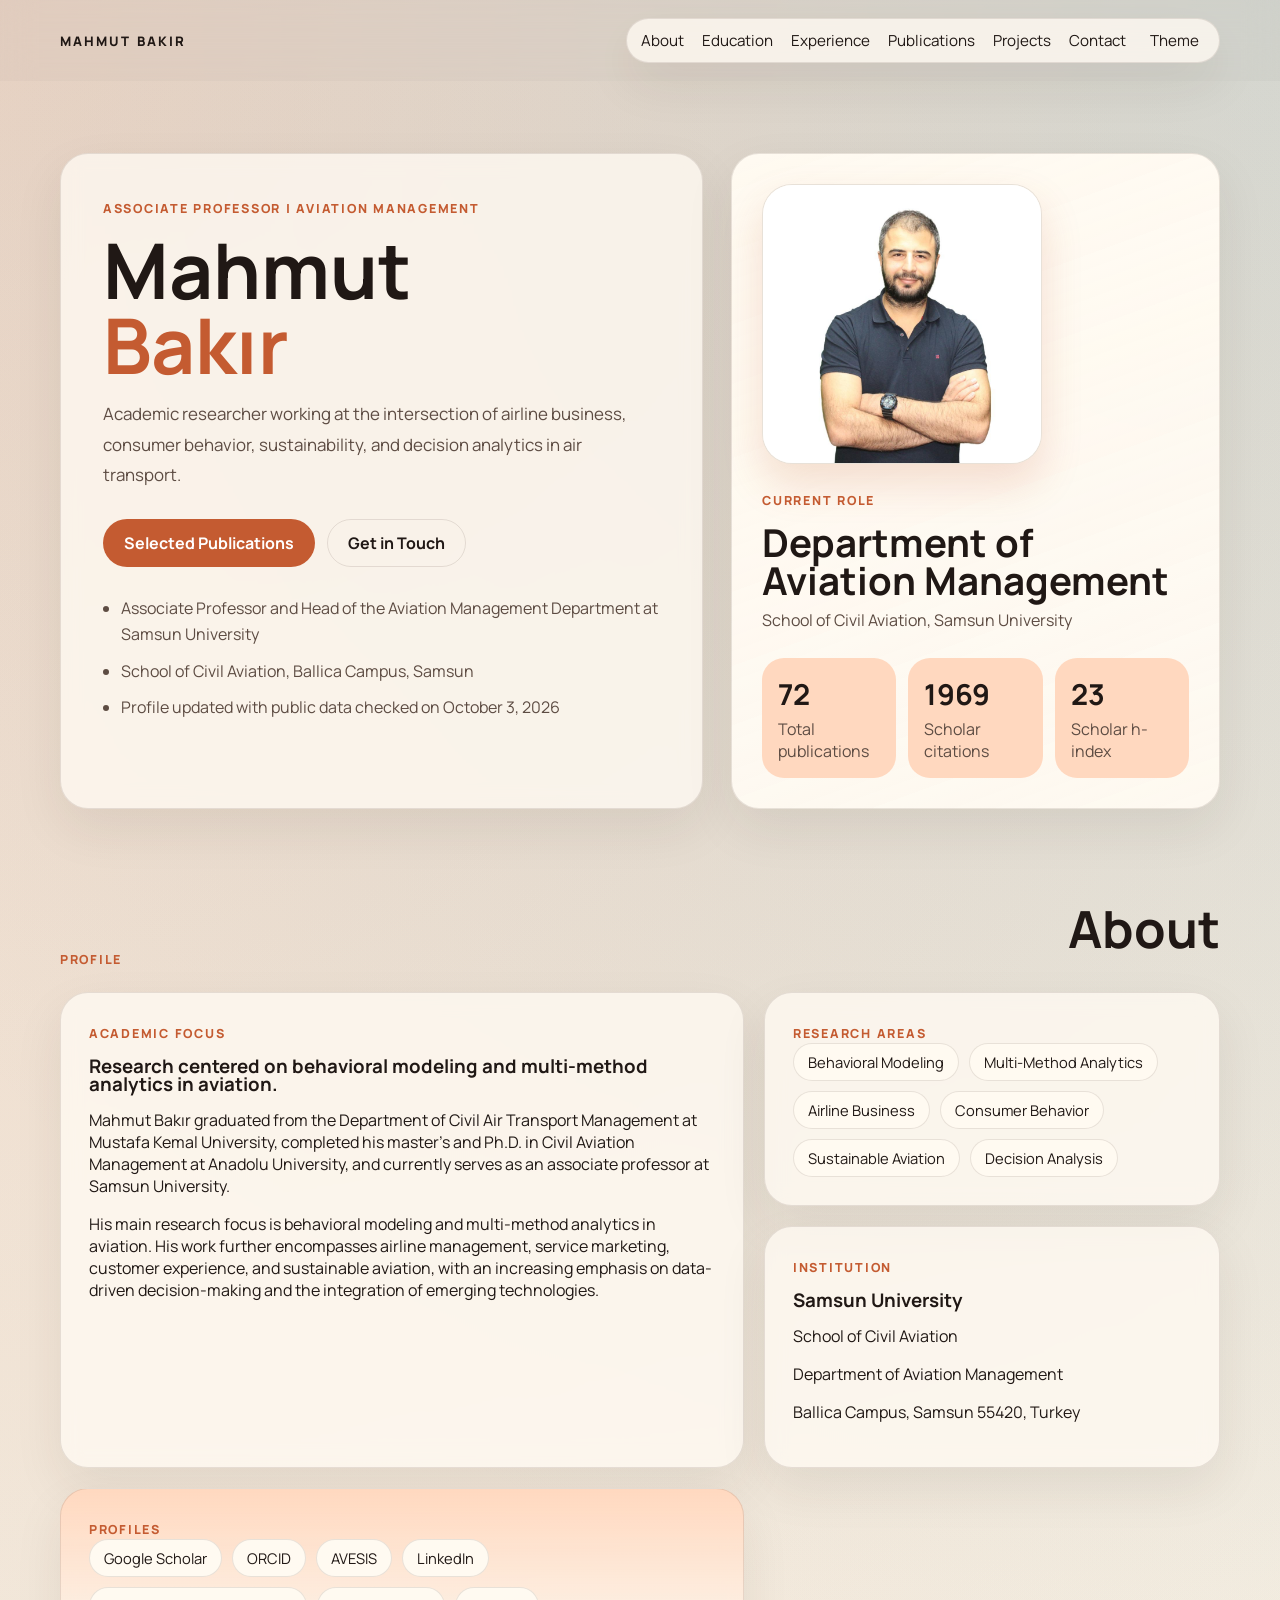
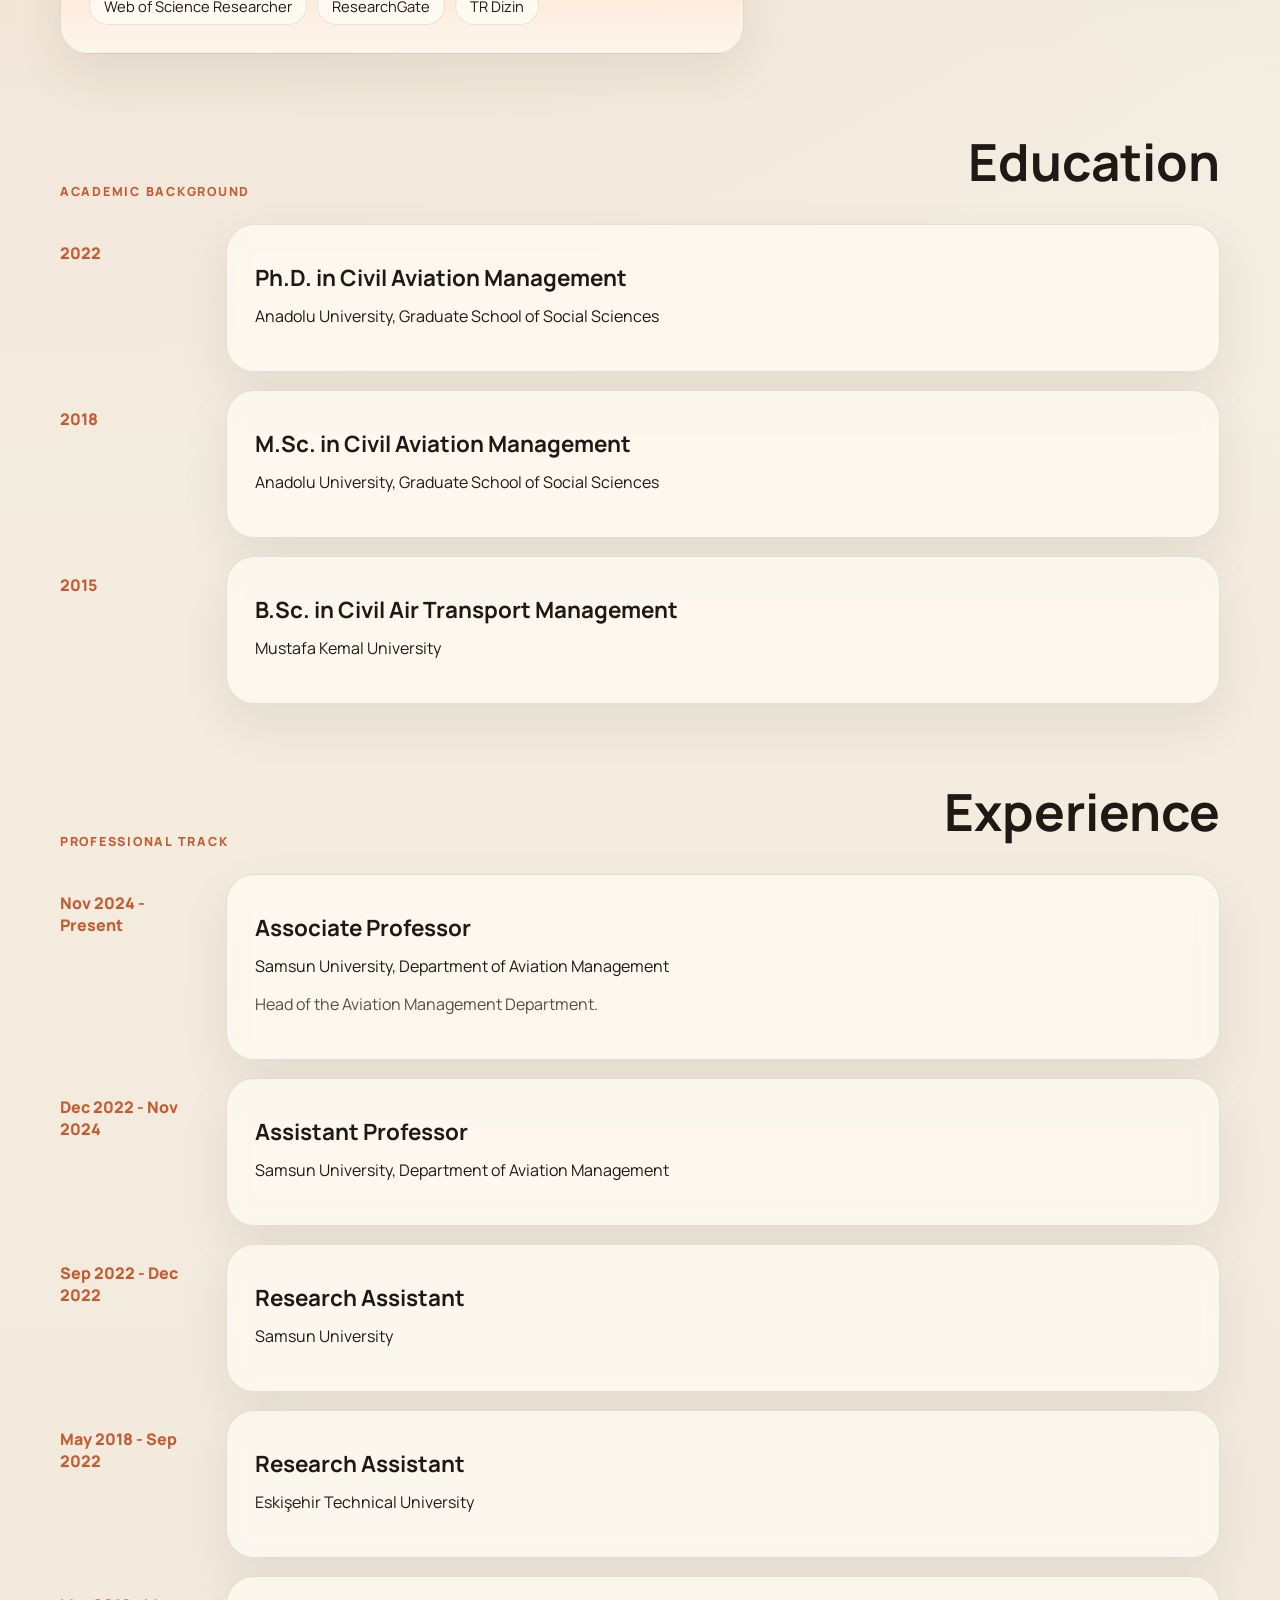
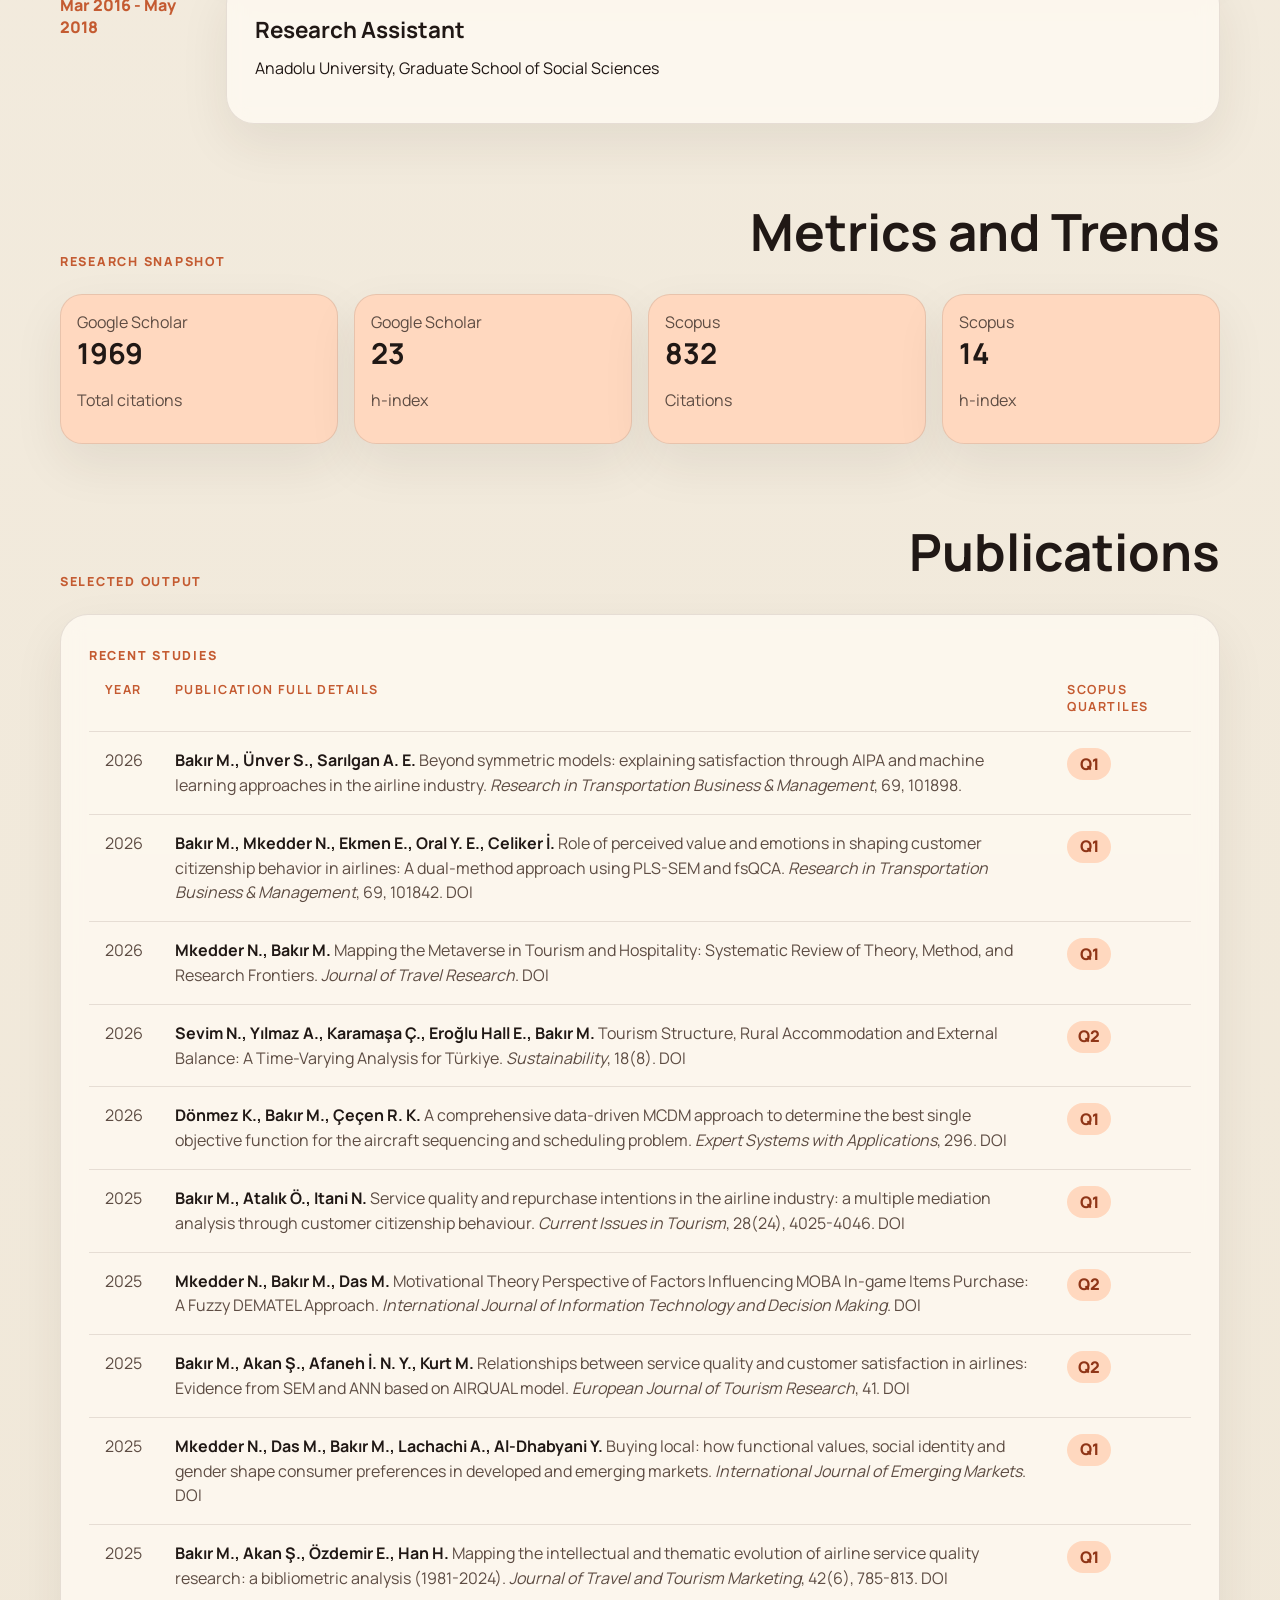
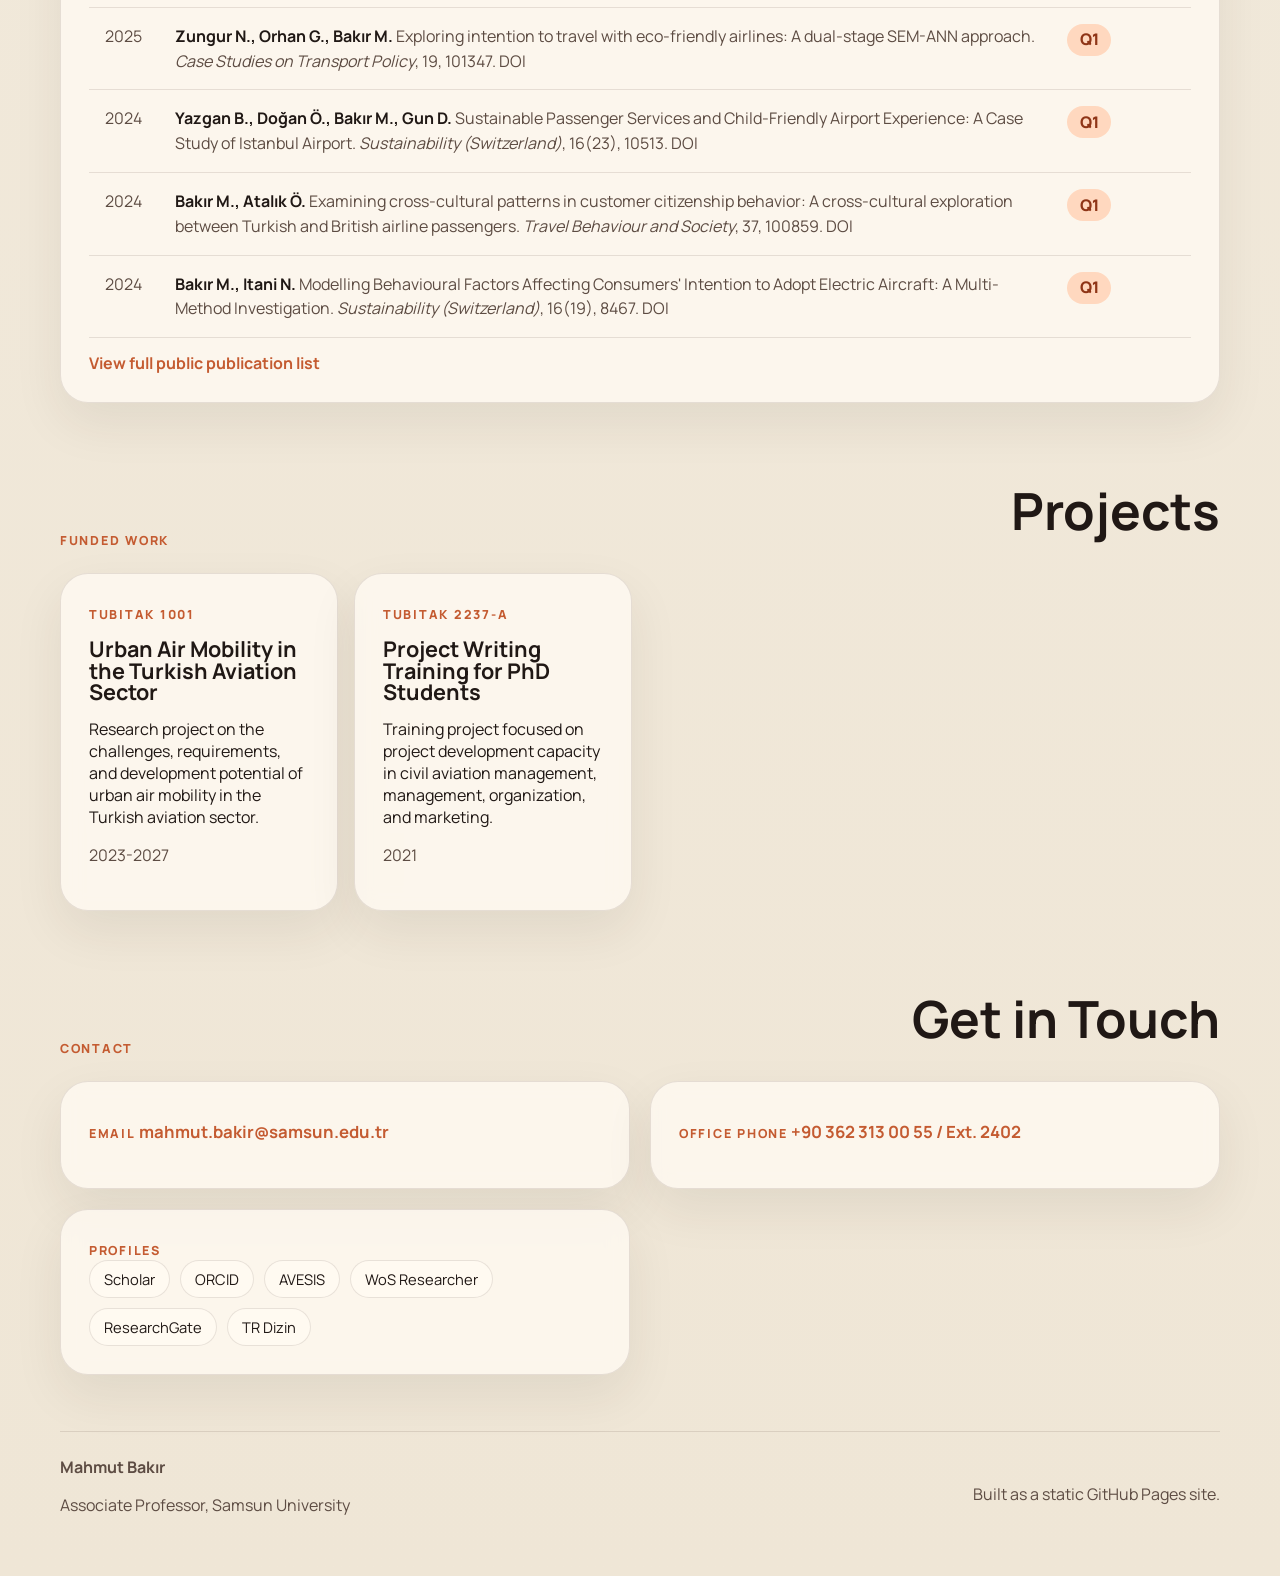
<file: index.html>
<!DOCTYPE html>
<html lang="en">
<head>
    <meta charset="utf-8">
    <meta name="viewport" content="width=device-width, initial-scale=1">
    <meta name="theme-color" content="#0f172a">
    <title>Mahmut Bakır | Associate Professor</title>
    <meta name="description" content="Academic website of Associate Professor Mahmut Bakır at Samsun University. Research in aviation management, airline business, service quality, consumer behavior, sustainability, and decision analysis.">
    <meta property="og:title" content="Mahmut Bakır | Associate Professor">
    <meta property="og:description" content="Academic profile of Mahmut Bakır at Samsun University.">
    <meta property="og:type" content="website">
    <meta property="og:image" content="assets/profile.jpeg">
    <meta name="twitter:card" content="summary_large_image">
    <meta name="twitter:title" content="Mahmut Bakır | Associate Professor">
    <meta name="twitter:description" content="Aviation management researcher at Samsun University.">
    <link rel="icon" type="image/svg+xml" href="data:image/svg+xml,%3Csvg xmlns='http://www.w3.org/2000/svg' viewBox='0 0 100 100'%3E%3Crect width='100' height='100' rx='24' fill='%230f172a'/%3E%3Ctext x='50' y='58' text-anchor='middle' font-size='36' fill='%23f8fafc' font-family='Arial'%3EMB%3C/text%3E%3C/svg%3E">
    <link rel="preconnect" href="https://fonts.googleapis.com">
    <link rel="preconnect" href="https://fonts.gstatic.com" crossorigin>
    <link href="https://fonts.googleapis.com/css2?family=Manrope:wght@400;500;600;700;800&display=swap" rel="stylesheet">
    <script type="application/ld+json">
    {
      "@context": "https://schema.org",
      "@type": "Person",
      "name": "Mahmut Bakır",
      "jobTitle": "Associate Professor",
      "worksFor": {
        "@type": "Organization",
        "name": "Samsun University"
      },
      "affiliation": {
        "@type": "Organization",
        "name": "Samsun University"
      },
      "email": "mailto:mahmut.bakir@samsun.edu.tr",
      "sameAs": [
        "https://scholar.google.com/citations?user=OSSfn5wAAAAJ&hl=tr&authuser=1",
        "https://orcid.org/0000-0002-3898-4987",
        "https://avesis.samsun.edu.tr/mahmut.bakir",
        "https://www.linkedin.com/in/mahmut-bak%C4%B1r-05159a65/",
        "https://publons.com/researcher/3231061/mahmut-bakir/",
        "https://www.researchgate.net/profile/Mahmut_Bakir",
        "https://trdizin.gov.tr/author/detail/TmpNME5EZzRPQT09"
      ],
      "knowsAbout": [
        "Aviation Management",
        "Behavioral Modeling",
        "Multi-Method Analytics",
        "Airline Business",
        "Service Marketing",
        "Consumer Behavior",
        "Sustainable Aviation",
        "Decision Analysis",
        "Bibliometric Analysis",
        "Multivariate Statistics"
      ]
    }
    </script>
    <link rel="stylesheet" href="styles/main.css">
</head>
<body>
    <header class="site-header">
        <nav class="nav-shell container">
            <a class="brand" href="#top">MAHMUT BAKIR</a>
            <button id="menuBtn" class="menu-btn" aria-label="Open menu">Menu</button>
            <div id="navLinks" class="nav-links">
                <a href="#about">About</a>
                <a href="#education">Education</a>
                <a href="#experience">Experience</a>
                <a href="#publications">Publications</a>
                <a href="#projects">Projects</a>
                <a href="#contact">Contact</a>
                <button id="themeBtn" class="theme-btn" type="button" aria-label="Toggle theme">Theme</button>
            </div>
        </nav>
    </header>

    <main id="top">
        <section class="hero">
            <div class="container hero-grid">
                <div class="hero-copy">
                    <span class="eyebrow">Associate Professor | Aviation Management</span>
                    <h1>Mahmut <span>Bakır</span></h1>
                    <p class="hero-text">
    Academic researcher working at the intersection of airline business, consumer behavior,
    sustainability, and decision analytics in air transport.
</p>
                    <div class="hero-actions">
                        <a class="btn btn-primary" href="#publications">Selected Publications</a>
                        <a class="btn btn-secondary" href="#contact">Get in Touch</a>
                    </div>
                    <ul class="hero-points">
                        <li>Associate Professor and Head of the Aviation Management Department at Samsun University</li>
                        <li>School of Civil Aviation, Ballica Campus, Samsun</li>
                        <li>Profile updated with public data checked on October 3, 2026</li>
                    </ul>
                </div>
                <aside class="hero-card">
                    <img src="assets/profile.jpeg" class="hero-photo" alt="Portrait of Mahmut Bakır">
                    <div class="hero-card-meta">
                        <span class="label">Current Role</span>
                        <h2>Department of Aviation Management</h2>
                        <p>School of Civil Aviation, Samsun University</p>
                    </div>
                    <div class="stat-strip">
                        <div>
                            <strong>72</strong>
                            <span>Total publications</span>
                        </div>
                        <div>
                            <strong>1969</strong>
                            <span>Scholar citations</span>
                        </div>
                        <div>
                            <strong>23</strong>
                            <span>Scholar h-index</span>
                        </div>
                    </div>
                </aside>
            </div>
        </section>

        <section id="about" class="section">
            <div class="container">
                <div class="section-heading">
                    <span class="eyebrow">Profile</span>
                    <h2>About</h2>
                </div>
                <div class="bento-grid">
                    <article class="card card-large">
                        <span class="label">Academic Focus</span>
                        <h3>Research centered on behavioral modeling and multi-method analytics in aviation.</h3>
                        <p>
                            Mahmut Bakır graduated from the Department of Civil Air Transport Management at Mustafa
                            Kemal University, completed his master's and Ph.D. in Civil Aviation Management at
                            Anadolu University, and currently serves as an associate professor at Samsun University.
                        </p>
                        <p>
                            His main research focus is behavioral modeling and multi-method analytics in aviation.
                            His work further encompasses airline management, service marketing, customer experience, and sustainable aviation, with an increasing emphasis on data-driven decision-making and the integration of emerging technologies.
                        </p>
                    </article>

                  <article class="card">
    <span class="label">Research Areas</span>
    <div class="tag-cloud">
        <span>Behavioral Modeling</span>
        <span>Multi-Method Analytics</span>
        <span>Airline Business</span>
        <span>Consumer Behavior</span>
        <span>Sustainable Aviation</span>
        <span>Decision Analysis</span>
    </div>
</article>

                    <article class="card">
                        <span class="label">Institution</span>
                        <h3>Samsun University</h3>
                        <p>School of Civil Aviation</p>
                        <p>Department of Aviation Management</p>
                        <p>Ballica Campus, Samsun 55420, Turkey</p>
                    </article>

                    <article class="card card-accent">
                        <span class="label">Profiles</span>
                        <div class="profile-links">
                            <a href="https://scholar.google.com/citations?user=OSSfn5wAAAAJ&hl=tr&authuser=1" target="_blank" rel="noreferrer">Google Scholar</a>
                            <a href="https://orcid.org/0000-0002-3898-4987" target="_blank" rel="noreferrer">ORCID</a>
                            <a href="https://avesis.samsun.edu.tr/mahmut.bakir" target="_blank" rel="noreferrer">AVESIS</a>
                            <a href="https://www.linkedin.com/in/mahmut-bak%C4%B1r-05159a65/" target="_blank" rel="noreferrer">LinkedIn</a>
                            <a href="https://publons.com/researcher/3231061/mahmut-bakir/" target="_blank" rel="noreferrer">Web of Science Researcher</a>
                            <a href="https://www.researchgate.net/profile/Mahmut_Bakir" target="_blank" rel="noreferrer">ResearchGate</a>
                            <a href="https://trdizin.gov.tr/author/detail/TmpNME5EZzRPQT09" target="_blank" rel="noreferrer">TR Dizin</a>
                        </div>
                    </article>
                </div>
            </div>
        </section>

        <section id="education" class="section section-soft">
            <div class="container">
                <div class="section-heading">
                    <span class="eyebrow">Academic Background</span>
                    <h2>Education</h2>
                </div>
                <div class="timeline">
                    <article class="timeline-item">
                        <span class="timeline-year">2022</span>
                        <div class="card timeline-card">
                            <h3>Ph.D. in Civil Aviation Management</h3>
                            <p>Anadolu University, Graduate School of Social Sciences</p>
                        </div>
                    </article>
                    <article class="timeline-item">
                        <span class="timeline-year">2018</span>
                        <div class="card timeline-card">
                            <h3>M.Sc. in Civil Aviation Management</h3>
                            <p>Anadolu University, Graduate School of Social Sciences</p>
                        </div>
                    </article>
                    <article class="timeline-item">
                        <span class="timeline-year">2015</span>
                        <div class="card timeline-card">
                            <h3>B.Sc. in Civil Air Transport Management</h3>
                            <p>Mustafa Kemal University</p>
                        </div>
                    </article>
                </div>
            </div>
        </section>

        <section id="experience" class="section">
            <div class="container">
                <div class="section-heading">
                    <span class="eyebrow">Professional Track</span>
                    <h2>Experience</h2>
                </div>
                <div class="timeline">
                    <article class="timeline-item">
                        <span class="timeline-year">Nov 2024 - Present</span>
                        <div class="card timeline-card">
                            <h3>Associate Professor</h3>
                            <p>Samsun University, Department of Aviation Management</p>
                            <p class="muted">Head of the Aviation Management Department.</p>
                        </div>
                    </article>
                    <article class="timeline-item">
                        <span class="timeline-year">Dec 2022 - Nov 2024</span>
                        <div class="card timeline-card">
                            <h3>Assistant Professor</h3>
                            <p>Samsun University, Department of Aviation Management</p>
                        </div>
                    </article>
                    <article class="timeline-item">
                        <span class="timeline-year">Sep 2022 - Dec 2022</span>
                        <div class="card timeline-card">
                            <h3>Research Assistant</h3>
                            <p>Samsun University</p>
                        </div>
                    </article>
                    <article class="timeline-item">
                        <span class="timeline-year">May 2018 - Sep 2022</span>
                        <div class="card timeline-card">
                            <h3>Research Assistant</h3>
                            <p>Eskişehir Technical University</p>
                        </div>
                    </article>
                    <article class="timeline-item">
                        <span class="timeline-year">Mar 2016 - May 2018</span>
                        <div class="card timeline-card">
                            <h3>Research Assistant</h3>
                            <p>Anadolu University, Graduate School of Social Sciences</p>
                        </div>
                    </article>
                </div>
            </div>
        </section>

        <section id="metrics" class="section section-soft">
            <div class="container">
                <div class="section-heading">
                    <span class="eyebrow">Research Snapshot</span>
                    <h2>Metrics and Trends</h2>
                </div>
                <div class="metrics-grid">
                    <article class="metric-card">
                        <span>Google Scholar</span>
                        <strong>1969</strong>
                        <p>Total citations</p>
                    </article>
                    <article class="metric-card">
                        <span>Google Scholar</span>
                        <strong>23</strong>
                        <p>h-index</p>
                    </article>
                    <article class="metric-card">
                        <span>Scopus</span>
                        <strong>832</strong>
                        <p>Citations</p>
                    </article>
                    <article class="metric-card">
                        <span>Scopus</span>
                        <strong>14</strong>
                        <p>h-index</p>
                    </article>
                </div>
            </div>
        </section>

        <section id="publications" class="section">
            <div class="container">
                <div class="section-heading">
                    <span class="eyebrow">Selected Output</span>
                    <h2>Publications</h2>
                </div>
                <article class="card">
                    <span class="label">Recent Studies</span>
                    <div class="publication-table-wrap">
                        <table class="publication-table">
                            <thead>
                                <tr>
                                    <th>Year</th>
                                    <th>Publication Full Details</th>
                                    <th>Scopus Quartiles</th>
                                </tr>
                            </thead>
                            <tbody>
                                <tr>
                                    <td>2026</td>
                                    <td><strong>Dönmez K., Bakır M., Çeçen R. K.</strong> A comprehensive data-driven MCDM approach to determine the best single objective function for the aircraft sequencing and scheduling problem. <em>Expert Systems with Applications</em>, 296.</td>
                                    <td><span class="quartile">Q1</span></td>
                                </tr>
                                <tr>
                                    <td>2025</td>
                                    <td><strong>Bakır M., Akan Ş., Afaneh İ. N. Y., Kurt M.</strong> Relationships between service quality and customer satisfaction in airlines: Evidence from SEM and ANN based on AIRQUAL model. <em>European Journal of Tourism Research</em>, 41.</td>
                                    <td><span class="quartile">Q2</span></td>
                                </tr>
                                <tr>
                                    <td>2025</td>
                                    <td><strong>Bakır M., Sak F. S.</strong> Charting the landscape of customer experience research in the business field: a bibliometric exploration. <em>ESIC-MARKET</em>, 56(1), 1-26.</td>
                                    <td><span class="quartile">-</span></td>
                                </tr>
                                <tr>
                                    <td>2025</td>
                                    <td><strong>Zungur N., Orhan G., Bakır M.</strong> Exploring intention to travel with eco-friendly airlines: A dual-stage SEM-ANN approach. <em>Case Studies on Transport Policy</em>, 19.</td>
                                    <td><span class="quartile">Q1</span></td>
                                </tr>
                                <tr>
                                    <td>2025</td>
                                    <td><strong>Bakır M., Akan Ş., Özdemir E., Han H.</strong> Mapping the intellectual and thematic evolution of airline service quality research: a bibliometric analysis (1981-2024). <em>Journal of Travel and Tourism Marketing</em>, 42(6), 785-813.</td>
                                    <td><span class="quartile">Q1</span></td>
                                </tr>
                                <tr>
                                    <td>2025</td>
                                    <td><strong>Bakır M., Atalık Ö., Itani N.</strong> Service quality and repurchase intentions in the airline industry: a multiple mediation analysis through customer citizenship behaviour. <em>Current Issues in Tourism</em>, 28(24), 4025-4046.</td>
                                    <td><span class="quartile">Q1</span></td>
                                </tr>
                                <tr>
                                    <td>2025</td>
                                    <td><strong>Mkedder N., Bakır M., Das M.</strong> Motivational Theory Perspective of Factors Influencing MOBA In-game Items Purchase: A Fuzzy DEMATEL Approach. <em>International Journal of Information Technology and Decision Making</em>.</td>
                                    <td><span class="quartile">Q2</span></td>
                                </tr>
                                <tr>
                                    <td>2024</td>
                                    <td><strong>Yazgan B., Doğan Ö., Bakır M., Gun D.</strong> Sustainable Passenger Services and Child-Friendly Airport Experience: A Case Study of Istanbul Airport. <em>Sustainability (Switzerland)</em>, 16(23).</td>
                                    <td><span class="quartile">Q1</span></td>
                                </tr>
                                <tr>
                                    <td>2024</td>
                                    <td><strong>Bakır M., Itani N.</strong> Modelling Behavioural Factors Affecting Consumers' Intention to Adopt Electric Aircraft: A Multi-Method Investigation. <em>Sustainability (Switzerland)</em>, 16(19).</td>
                                    <td><span class="quartile">Q1</span></td>
                                </tr>
                                <tr>
                                    <td>2024</td>
                                    <td><strong>Bakır M., Atalık Ö.</strong> Examining cross-cultural patterns in customer citizenship behavior: A cross-cultural exploration between Turkish and British airline passengers. <em>Travel Behaviour and Society</em>, 37.</td>
                                    <td><span class="quartile">Q1</span></td>
                                </tr>
                            </tbody>
                        </table>
                    </div>
                    <a class="inline-link" href="https://avesis.samsun.edu.tr/mahmut.bakir/yayinlar" target="_blank" rel="noreferrer">View full public publication list</a>
                </article>
            </div>
        </section>

        <section id="projects" class="section section-soft">
            <div class="container">
                <div class="section-heading">
                    <span class="eyebrow">Funded Work</span>
                    <h2>Projects</h2>
                </div>
                <div id="projectGrid" class="project-grid"></div>
            </div>
        </section>

        <section id="contact" class="section">
            <div class="container">
                <div class="section-heading">
                    <span class="eyebrow">Contact</span>
                    <h2>Get in Touch</h2>
                </div>
                <div class="contact-grid">
                    <article class="card">
                        <span class="label">Email</span>
                        <a class="contact-link" href="mailto:mahmut.bakir@samsun.edu.tr">mahmut.bakir@samsun.edu.tr</a>
                    </article>
                    <article class="card">
                        <span class="label">Office Phone</span>
                        <p class="contact-link">+90 362 313 00 55 / Ext. 2402</p>
                    </article>
                    <article class="card">
                        <span class="label">Profiles</span>
                        <div class="profile-links">
                            <a href="https://scholar.google.com/citations?user=OSSfn5wAAAAJ&hl=tr&authuser=1" target="_blank" rel="noreferrer">Scholar</a>
                            <a href="https://orcid.org/0000-0002-3898-4987" target="_blank" rel="noreferrer">ORCID</a>
                            <a href="https://avesis.samsun.edu.tr/mahmut.bakir" target="_blank" rel="noreferrer">AVESIS</a>
                            <a href="https://publons.com/researcher/3231061/mahmut-bakir/" target="_blank" rel="noreferrer">WoS Researcher</a>
                            <a href="https://www.researchgate.net/profile/Mahmut_Bakir" target="_blank" rel="noreferrer">ResearchGate</a>
                            <a href="https://trdizin.gov.tr/author/detail/TmpNME5EZzRPQT09" target="_blank" rel="noreferrer">TR Dizin</a>
                        </div>
                    </article>
                </div>
            </div>
        </section>
    </main>

    <footer class="site-footer">
        <div class="container footer-inner">
            <div>
                <strong>Mahmut Bakır</strong>
                <p>Associate Professor, Samsun University</p>
            </div>
            <p>Built as a static GitHub Pages site.</p>
        </div>
    </footer>

    <script src="js/main.js"></script>
</body>
</html>
</file>
<file: styles/main.css>
:root {
    --bg: #f5efe4;
    --bg-soft: #efe6d6;
    --surface: rgba(255, 250, 242, 0.78);
    --surface-strong: #fffaf1;
    --text: #201815;
    --text-soft: #5d4c43;
    --line: rgba(64, 45, 35, 0.12);
    --accent: #c45b31;
    --accent-strong: #8f3517;
    --accent-soft: #ffd8bf;
    --shadow: 0 20px 50px rgba(56, 35, 20, 0.08);
    --radius: 28px;
    --font-display: "Manrope", sans-serif;
    --font-sans: "Manrope", sans-serif;
}

body[data-theme="dark"] {
    --bg: #0f1720;
    --bg-soft: #172230;
    --surface: rgba(18, 29, 41, 0.82);
    --surface-strong: #162433;
    --text: #edf3fa;
    --text-soft: #98aac0;
    --line: rgba(202, 219, 236, 0.12);
    --accent: #f59d65;
    --accent-strong: #ffd1ae;
    --accent-soft: rgba(245, 157, 101, 0.16);
    --shadow: 0 20px 50px rgba(0, 0, 0, 0.28);
}

* {
    box-sizing: border-box;
}

html {
    scroll-behavior: smooth;
}

body {
    margin: 0;
    font-family: var(--font-sans);
    color: var(--text);
    background:
        radial-gradient(circle at top left, rgba(196, 91, 49, 0.18), transparent 32%),
        radial-gradient(circle at top right, rgba(69, 151, 179, 0.18), transparent 26%),
        linear-gradient(180deg, var(--bg) 0%, var(--bg-soft) 100%);
    min-height: 100vh;
}

a {
    color: inherit;
    text-decoration: none;
}

img,
canvas {
    max-width: 100%;
}

.container {
    width: min(1160px, calc(100% - 32px));
    margin: 0 auto;
}

.site-header {
    position: sticky;
    top: 0;
    z-index: 20;
    backdrop-filter: blur(16px);
    background: rgba(0, 0, 0, 0.02);
}

.nav-shell {
    display: flex;
    align-items: center;
    justify-content: space-between;
    gap: 18px;
    padding: 18px 0;
}

.brand {
    font-size: 0.82rem;
    font-weight: 800;
    letter-spacing: 0.16em;
}

.nav-links {
    display: flex;
    align-items: center;
    gap: 18px;
    padding: 10px 14px;
    border: 1px solid var(--line);
    border-radius: 999px;
    background: var(--surface);
    box-shadow: var(--shadow);
}

.nav-links a,
.theme-btn,
.menu-btn {
    font: inherit;
    font-size: 0.95rem;
    color: var(--text);
    background: transparent;
    border: 0;
    cursor: pointer;
}

.menu-btn {
    display: none;
}

.hero {
    padding: 72px 0 40px;
}

.hero-grid {
    display: grid;
    grid-template-columns: 1.25fr 0.95fr;
    gap: 28px;
    align-items: stretch;
}

.hero-copy,
.hero-card,
.card,
.metric-card {
    border: 1px solid var(--line);
    background: var(--surface);
    backdrop-filter: blur(10px);
    box-shadow: var(--shadow);
    border-radius: var(--radius);
}

.hero-copy {
    padding: 42px;
}

.eyebrow,
.label {
    display: inline-flex;
    align-items: center;
    gap: 8px;
    font-size: 0.78rem;
    font-weight: 800;
    letter-spacing: 0.14em;
    text-transform: uppercase;
    color: var(--accent);
}

.hero-copy h1,
.section-heading h2,
.card h3,
.hero-card h2 {
    font-family: var(--font-display);
    line-height: 0.98;
    margin: 14px 0;
    font-variant-ligatures: none;
    font-feature-settings: "liga" 0, "clig" 0;
    text-rendering: optimizeLegibility;
}

.hero-copy h1 {
    font-size: clamp(3rem, 6vw, 6rem);
    max-width: 9ch;
}

.hero-copy h1 span {
    color: var(--accent);
    font-style: normal;
}

.hero-text {
    max-width: 60ch;
    font-size: 1.06rem;
    line-height: 1.8;
    color: var(--text-soft);
}

.hero-actions {
    display: flex;
    flex-wrap: wrap;
    gap: 12px;
    margin: 28px 0;
}

.btn {
    display: inline-flex;
    align-items: center;
    justify-content: center;
    min-height: 48px;
    padding: 0 20px;
    border-radius: 999px;
    border: 1px solid var(--line);
    font-weight: 700;
    transition: transform 0.2s ease, background 0.2s ease;
}

.btn:hover {
    transform: translateY(-1px);
}

.btn-primary {
    background: var(--accent);
    color: #fff;
    border-color: transparent;
}

.btn-secondary {
    background: transparent;
}

.hero-points,
.simple-list,
.publication-list {
    margin: 0;
    padding-left: 18px;
}

.hero-points li,
.simple-list li,
.publication-list li {
    margin: 0 0 10px;
    color: var(--text-soft);
    line-height: 1.65;
}

.hero-card {
    padding: 30px;
    display: flex;
    flex-direction: column;
    justify-content: space-between;
    gap: 24px;
    background:
        linear-gradient(160deg, var(--surface-strong), var(--surface)),
        var(--surface);
}

.hero-photo {
    width: min(100%, 280px);
    aspect-ratio: 1 / 1;
    object-fit: cover;
    object-position: center top;
    border-radius: 30px;
    border: 1px solid var(--line);
    background: var(--surface-strong);
    box-shadow: 0 20px 40px rgba(196, 91, 49, 0.18);
}

.hero-card-meta h2 {
    font-size: clamp(1.8rem, 3vw, 2.6rem);
    margin-bottom: 8px;
}

.hero-card-meta p {
    margin: 0;
    color: var(--text-soft);
    line-height: 1.7;
}

.stat-strip {
    display: grid;
    grid-template-columns: repeat(3, 1fr);
    gap: 12px;
}

.stat-strip div,
.metric-card {
    padding: 16px;
    border-radius: 22px;
    background: var(--accent-soft);
}

.stat-strip strong,
.metric-card strong {
    display: block;
    font-size: 1.8rem;
    margin-bottom: 4px;
}

.stat-strip span,
.metric-card span,
.metric-card p {
    color: var(--text-soft);
}

.section {
    padding: 40px 0 28px;
}

.section-soft {
    position: relative;
}

.section-heading {
    display: flex;
    justify-content: space-between;
    align-items: end;
    gap: 18px;
    margin-bottom: 24px;
}

.section-heading h2 {
    font-size: clamp(2rem, 4vw, 3.3rem);
}

.bento-grid {
    display: grid;
    grid-template-columns: 1.2fr 0.8fr;
    gap: 20px;
}

.card {
    padding: 28px;
}

.card-large {
    grid-row: span 2;
}

.card-accent {
    background:
        linear-gradient(180deg, var(--accent-soft), var(--surface));
}

.tag-cloud,
.profile-links {
    display: flex;
    flex-wrap: wrap;
    gap: 10px;
}

.tag-cloud span,
.profile-links a {
    display: inline-flex;
    align-items: center;
    min-height: 38px;
    padding: 0 14px;
    border-radius: 999px;
    border: 1px solid var(--line);
    background: var(--surface-strong);
    font-size: 0.92rem;
}

.timeline {
    display: grid;
    gap: 18px;
}

.timeline-item {
    display: grid;
    grid-template-columns: 150px 1fr;
    gap: 16px;
    align-items: start;
}

.timeline-year {
    font-weight: 800;
    color: var(--accent);
    padding-top: 18px;
}

.timeline-card h3 {
    font-size: 1.4rem;
}

.two-column,
.pub-layout,
.contact-grid {
    display: grid;
    grid-template-columns: repeat(2, minmax(0, 1fr));
    gap: 20px;
}

.metrics-grid,
.project-grid {
    display: grid;
    grid-template-columns: repeat(4, minmax(0, 1fr));
    gap: 16px;
}

.muted {
    color: var(--text-soft);
}

.publication-list {
    padding-left: 22px;
}

.publication-list a {
    color: var(--accent);
    font-weight: 700;
}

.publication-table-wrap {
    overflow-x: auto;
}

.publication-table {
    width: 100%;
    border-collapse: collapse;
    min-width: 760px;
}

.publication-table th,
.publication-table td {
    padding: 16px;
    text-align: left;
    vertical-align: top;
    border-bottom: 1px solid var(--line);
}

.publication-table th {
    font-size: 0.78rem;
    letter-spacing: 0.12em;
    text-transform: uppercase;
    color: var(--accent);
}

.publication-table td {
    color: var(--text-soft);
    line-height: 1.55;
}

.publication-table strong {
    color: var(--text);
}

.quartile {
    display: inline-flex;
    align-items: center;
    justify-content: center;
    min-width: 44px;
    min-height: 32px;
    padding: 0 10px;
    border-radius: 999px;
    background: var(--accent-soft);
    color: var(--accent-strong);
    font-weight: 800;
}

.inline-link {
    display: inline-flex;
    margin-top: 14px;
    color: var(--accent);
    font-weight: 700;
}

.project-grid .card h3 {
    font-size: 1.35rem;
}

.contact-link {
    display: inline-block;
    margin-top: 10px;
    font-size: 1.05rem;
    font-weight: 700;
    color: var(--accent);
    word-break: break-word;
}

.site-footer {
    padding: 28px 0 44px;
}

.footer-inner {
    display: flex;
    align-items: center;
    justify-content: space-between;
    gap: 12px;
    color: var(--text-soft);
    border-top: 1px solid var(--line);
    padding-top: 24px;
}

@media (max-width: 980px) {
    .hero-grid,
    .bento-grid,
    .metrics-grid,
    .project-grid,
    .contact-grid,
    .two-column,
    .pub-layout {
        grid-template-columns: 1fr;
    }

    .stat-strip {
        grid-template-columns: 1fr;
    }

    .nav-links {
        position: absolute;
        top: 72px;
        right: 16px;
        display: none;
        flex-direction: column;
        align-items: stretch;
        min-width: 220px;
        border-radius: 24px;
        padding: 16px;
    }

    .nav-links.open {
        display: flex;
    }

    .menu-btn {
        display: inline-flex;
        align-items: center;
        justify-content: center;
        min-height: 44px;
        padding: 0 14px;
        border-radius: 999px;
        border: 1px solid var(--line);
        background: var(--surface);
    }
}

@media (max-width: 640px) {
    .hero-copy,
    .hero-card,
    .card {
        padding: 22px;
        border-radius: 24px;
    }

    .container {
        width: min(100% - 20px, 1160px);
    }

    .timeline-item {
        grid-template-columns: 1fr;
    }

    .timeline-year {
        padding-top: 0;
    }

    .footer-inner,
    .section-heading {
        flex-direction: column;
        align-items: start;
    }
}
</file>
